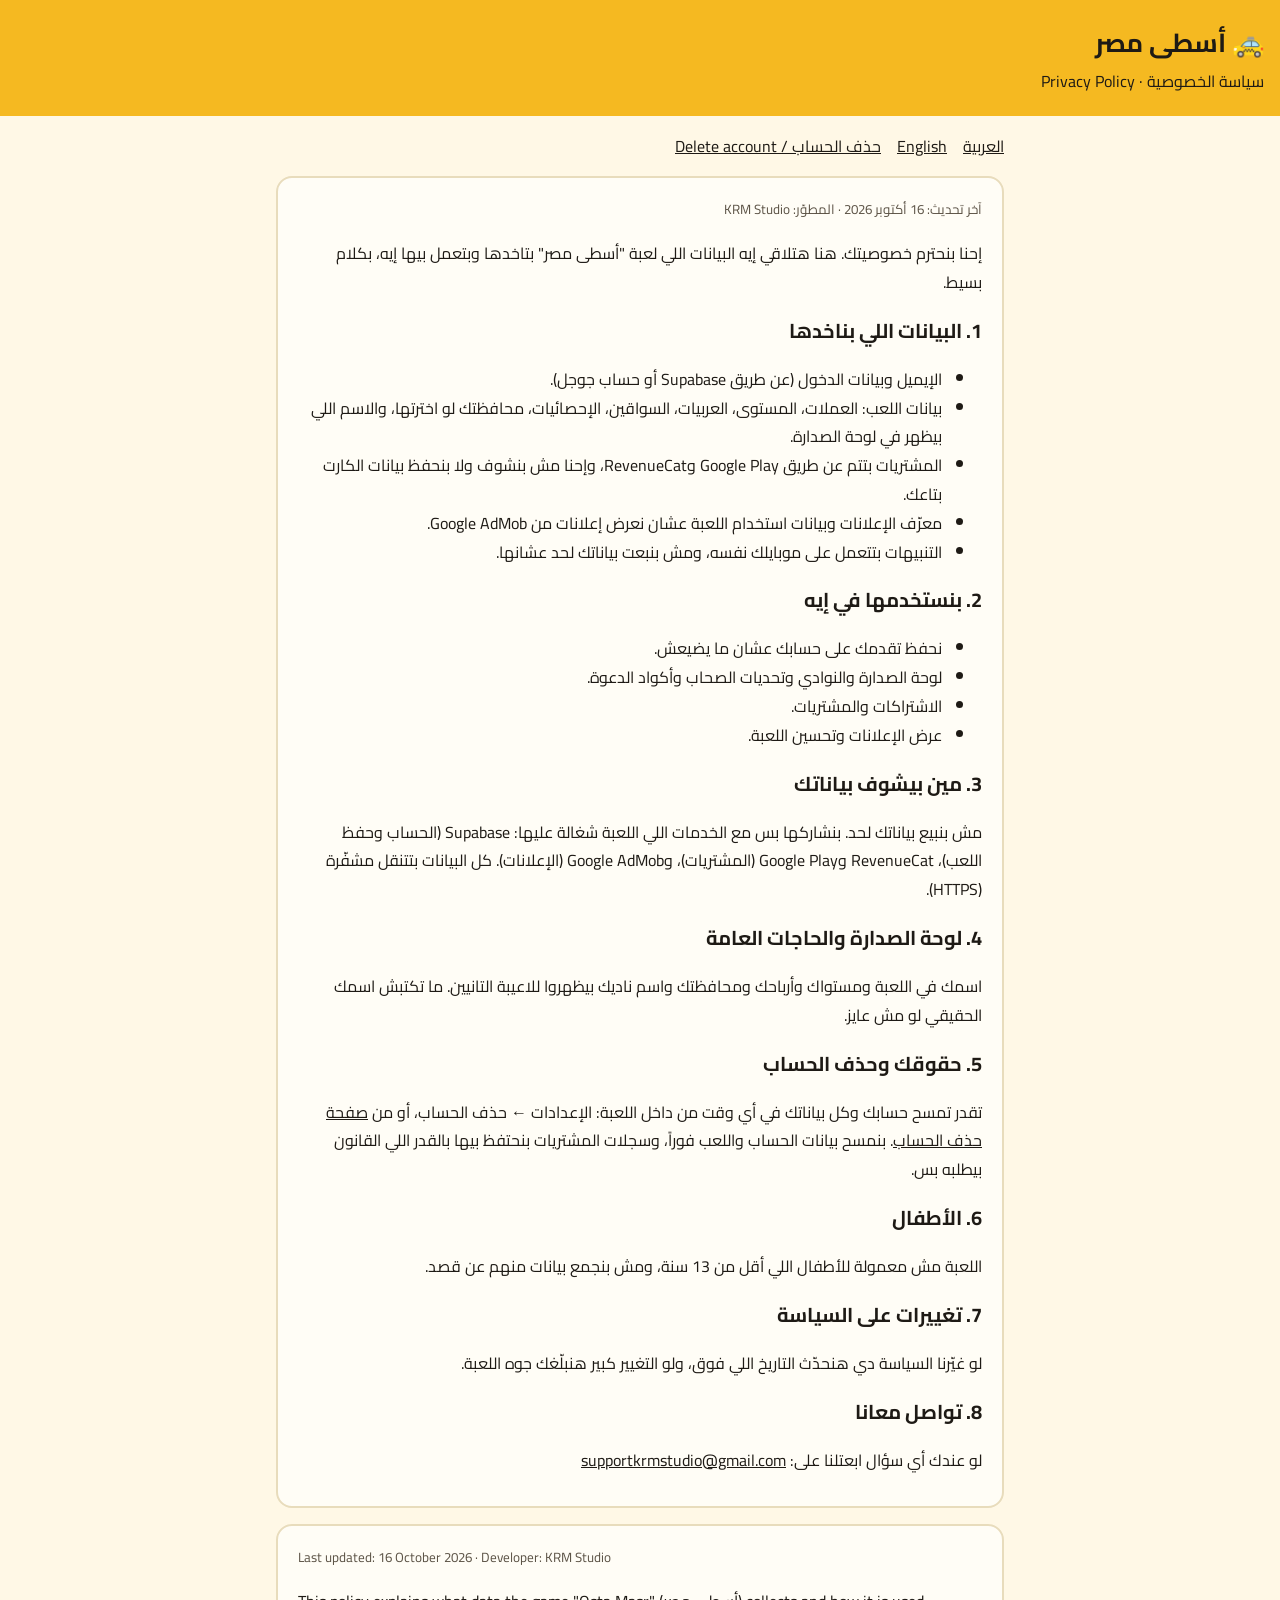
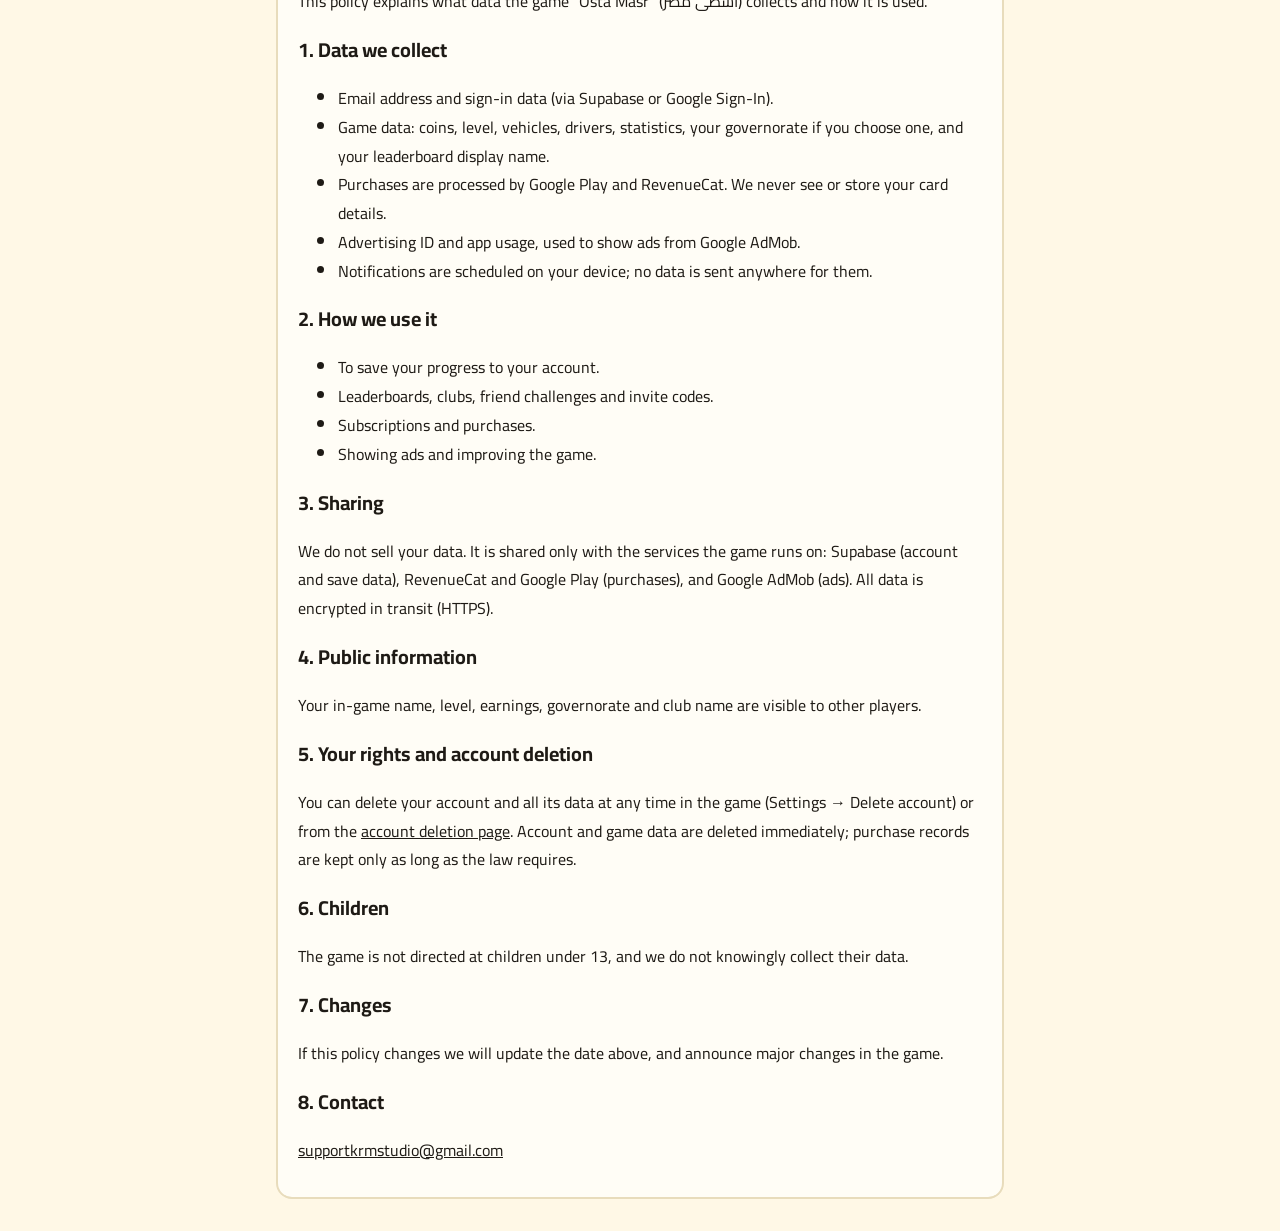
<file: index.html>
<!doctype html>
<html lang="ar" dir="rtl">
<head><meta charset="utf-8"><meta name="viewport" content="width=device-width,initial-scale=1">
<title>أسطى مصر - سياسة الخصوصية</title>
<link href="https://fonts.googleapis.com/css2?family=Cairo:wght@400;700&display=swap" rel="stylesheet"><link rel="stylesheet" href="style.css"></head>
<body>
<header><h1>🚕 أسطى مصر</h1><p>سياسة الخصوصية · Privacy Policy</p></header>
<main>
<nav><a href="#ar">العربية</a><a href="#en">English</a><a href="delete-account.html">حذف الحساب / Delete account</a></nav>

<section id="ar">
<small>آخر تحديث: 16 أكتوبر 2026 · المطوّر: KRM Studio</small>
<p>إحنا بنحترم خصوصيتك. هنا هتلاقي إيه البيانات اللي لعبة "أسطى مصر" بتاخدها وبتعمل بيها إيه، بكلام بسيط.</p>
<h2>1. البيانات اللي بناخدها</h2>
<ul>
<li>الإيميل وبيانات الدخول (عن طريق Supabase أو حساب جوجل).</li>
<li>بيانات اللعب: العملات، المستوى، العربيات، السواقين، الإحصائيات، محافظتك لو اخترتها، والاسم اللي بيظهر في لوحة الصدارة.</li>
<li>المشتريات بتتم عن طريق Google Play وRevenueCat، وإحنا مش بنشوف ولا بنحفظ بيانات الكارت بتاعك.</li>
<li>معرّف الإعلانات وبيانات استخدام اللعبة عشان نعرض إعلانات من Google AdMob.</li>
<li>التنبيهات بتتعمل على موبايلك نفسه، ومش بنبعت بياناتك لحد عشانها.</li>
</ul>
<h2>2. بنستخدمها في إيه</h2>
<ul><li>نحفظ تقدمك على حسابك عشان ما يضيعش.</li><li>لوحة الصدارة والنوادي وتحديات الصحاب وأكواد الدعوة.</li><li>الاشتراكات والمشتريات.</li><li>عرض الإعلانات وتحسين اللعبة.</li></ul>
<h2>3. مين بيشوف بياناتك</h2>
<p>مش بنبيع بياناتك لحد. بنشاركها بس مع الخدمات اللي اللعبة شغالة عليها: Supabase (الحساب وحفظ اللعب)، RevenueCat وGoogle Play (المشتريات)، وGoogle AdMob (الإعلانات). كل البيانات بتتنقل مشفّرة (HTTPS).</p>
<h2>4. لوحة الصدارة والحاجات العامة</h2>
<p>اسمك في اللعبة ومستواك وأرباحك ومحافظتك واسم ناديك بيظهروا للاعيبة التانيين. ما تكتبش اسمك الحقيقي لو مش عايز.</p>
<h2>5. حقوقك وحذف الحساب</h2>
<p>تقدر تمسح حسابك وكل بياناتك في أي وقت من داخل اللعبة: الإعدادات ← حذف الحساب، أو من <a href="delete-account.html">صفحة حذف الحساب</a>. بنمسح بيانات الحساب واللعب فوراً، وسجلات المشتريات بنحتفظ بيها بالقدر اللي القانون بيطلبه بس.</p>
<h2>6. الأطفال</h2>
<p>اللعبة مش معمولة للأطفال اللي أقل من 13 سنة، ومش بنجمع بيانات منهم عن قصد.</p>
<h2>7. تغييرات على السياسة</h2>
<p>لو غيّرنا السياسة دي هنحدّث التاريخ اللي فوق، ولو التغيير كبير هنبلّغك جوه اللعبة.</p>
<h2>8. تواصل معانا</h2>
<p>لو عندك أي سؤال ابعتلنا على: <a href="mailto:supportkrmstudio@gmail.com">supportkrmstudio@gmail.com</a></p>
</section>

<section id="en" class="en" dir="ltr" lang="en">
<small>Last updated: 16 October 2026 · Developer: KRM Studio</small>
<p>This policy explains what data the game "Osta Masr" (أسطى مصر) collects and how it is used.</p>
<h2>1. Data we collect</h2>
<ul>
<li>Email address and sign-in data (via Supabase or Google Sign-In).</li>
<li>Game data: coins, level, vehicles, drivers, statistics, your governorate if you choose one, and your leaderboard display name.</li>
<li>Purchases are processed by Google Play and RevenueCat. We never see or store your card details.</li>
<li>Advertising ID and app usage, used to show ads from Google AdMob.</li>
<li>Notifications are scheduled on your device; no data is sent anywhere for them.</li>
</ul>
<h2>2. How we use it</h2>
<ul><li>To save your progress to your account.</li><li>Leaderboards, clubs, friend challenges and invite codes.</li><li>Subscriptions and purchases.</li><li>Showing ads and improving the game.</li></ul>
<h2>3. Sharing</h2>
<p>We do not sell your data. It is shared only with the services the game runs on: Supabase (account and save data), RevenueCat and Google Play (purchases), and Google AdMob (ads). All data is encrypted in transit (HTTPS).</p>
<h2>4. Public information</h2>
<p>Your in-game name, level, earnings, governorate and club name are visible to other players.</p>
<h2>5. Your rights and account deletion</h2>
<p>You can delete your account and all its data at any time in the game (Settings → Delete account) or from the <a href="delete-account.html">account deletion page</a>. Account and game data are deleted immediately; purchase records are kept only as long as the law requires.</p>
<h2>6. Children</h2>
<p>The game is not directed at children under 13, and we do not knowingly collect their data.</p>
<h2>7. Changes</h2>
<p>If this policy changes we will update the date above, and announce major changes in the game.</p>
<h2>8. Contact</h2>
<p><a href="mailto:supportkrmstudio@gmail.com">supportkrmstudio@gmail.com</a></p>
</section>
</main>
</body>
</html>
</file>
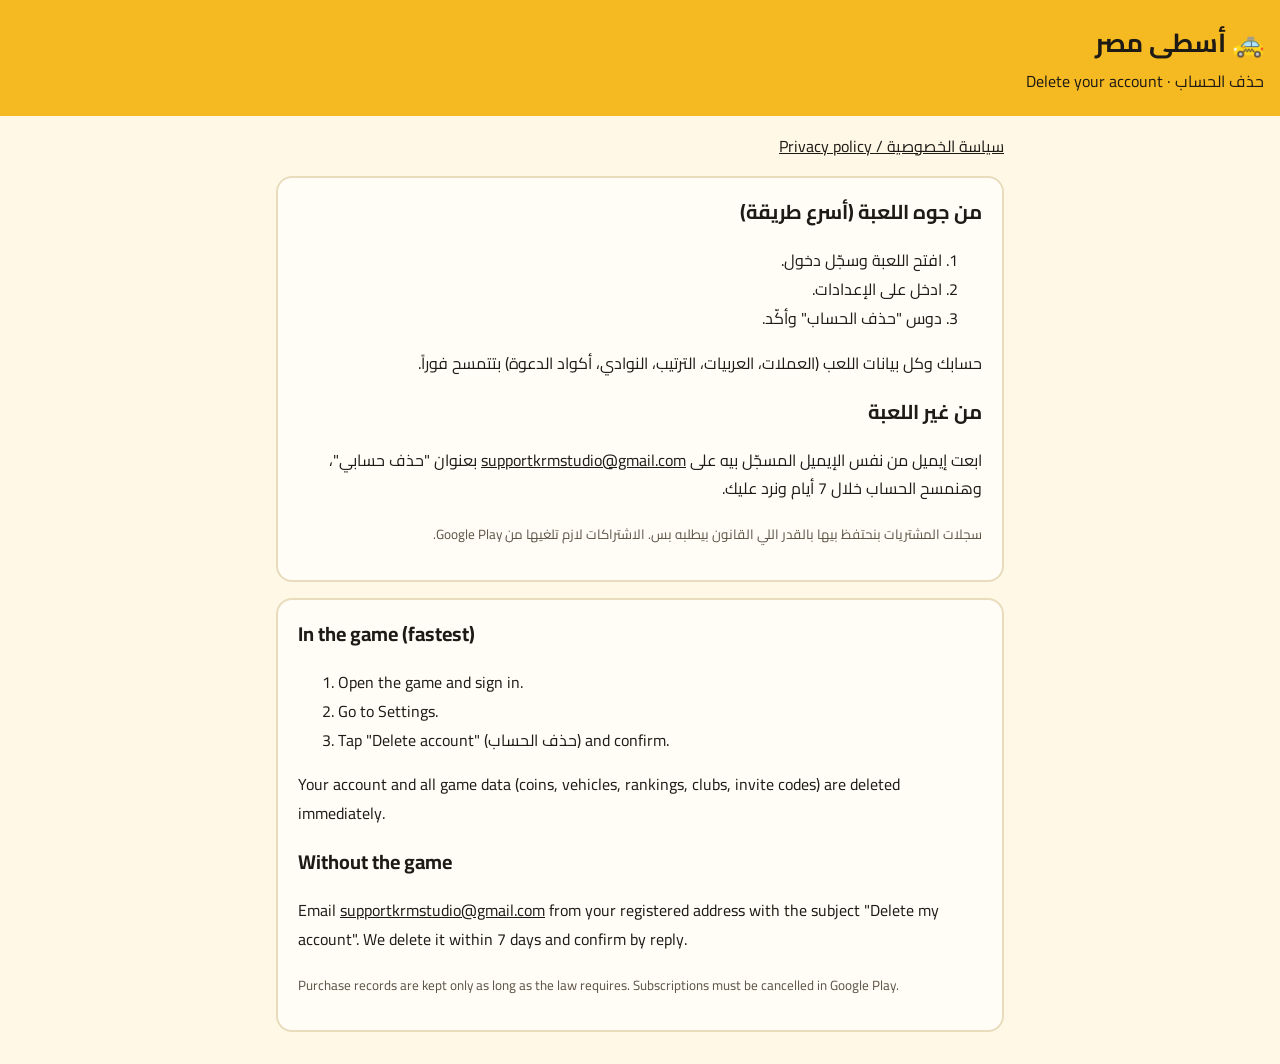
<file: delete-account.html>
<!doctype html>
<html lang="ar" dir="rtl">
<head><meta charset="utf-8"><meta name="viewport" content="width=device-width,initial-scale=1">
<title>أسطى مصر - حذف الحساب</title>
<link href="https://fonts.googleapis.com/css2?family=Cairo:wght@400;700&display=swap" rel="stylesheet"><link rel="stylesheet" href="style.css"></head>
<body>
<header><h1>🚕 أسطى مصر</h1><p>حذف الحساب · Delete your account</p></header>
<main>
<nav><a href="index.html">سياسة الخصوصية / Privacy policy</a></nav>
<section>
<h2>من جوه اللعبة (أسرع طريقة)</h2>
<ol><li>افتح اللعبة وسجّل دخول.</li><li>ادخل على الإعدادات.</li><li>دوس "حذف الحساب" وأكّد.</li></ol>
<p>حسابك وكل بيانات اللعب (العملات، العربيات، الترتيب، النوادي، أكواد الدعوة) بتتمسح فوراً.</p>
<h2>من غير اللعبة</h2>
<p>ابعت إيميل من نفس الإيميل المسجّل بيه على <a href="mailto:supportkrmstudio@gmail.com?subject=Delete%20my%20Cairo%20Rides%20account">supportkrmstudio@gmail.com</a> بعنوان "حذف حسابي"، وهنمسح الحساب خلال 7 أيام ونرد عليك.</p>
<p><small>سجلات المشتريات بنحتفظ بيها بالقدر اللي القانون بيطلبه بس. الاشتراكات لازم تلغيها من Google Play.</small></p>
</section>
<section class="en" dir="ltr" lang="en">
<h2>In the game (fastest)</h2>
<ol><li>Open the game and sign in.</li><li>Go to Settings.</li><li>Tap "Delete account" (حذف الحساب) and confirm.</li></ol>
<p>Your account and all game data (coins, vehicles, rankings, clubs, invite codes) are deleted immediately.</p>
<h2>Without the game</h2>
<p>Email <a href="mailto:supportkrmstudio@gmail.com?subject=Delete%20my%20Cairo%20Rides%20account">supportkrmstudio@gmail.com</a> from your registered address with the subject "Delete my account". We delete it within 7 days and confirm by reply.</p>
<p><small>Purchase records are kept only as long as the law requires. Subscriptions must be cancelled in Google Play.</small></p>
</section>
</main>
</body>
</html>
</file>
<file: style.css>
:root{--ink:#1E1A15;--cream:#FFF8E6;--card:#FFFDF6;--line:#E8DCBC;--taxi:#F5B921;--muted:#5C5346}
@media (prefers-color-scheme:dark){:root{--ink:#F4EBD8;--cream:#1A1714;--card:#24201B;--line:#3A332A;--muted:#BDB09A}}
*{box-sizing:border-box}body{margin:0;background:var(--cream);color:var(--ink);font:16px/1.8 "Cairo",Tahoma,sans-serif}
header{background:var(--taxi);color:#1E1A15;padding:20px 16px}header h1{margin:0;font-size:26px}header p{margin:0}
main{max-width:760px;margin:0 auto;padding:16px}section{background:var(--card);border:2px solid var(--line);border-radius:16px;padding:16px 20px;margin:16px 0}
h2{font-size:20px;margin:0 0 8px}nav a{margin-inline-end:16px;color:inherit}a{color:inherit}.en{direction:ltr;text-align:left}small{color:var(--muted)}
</file>
